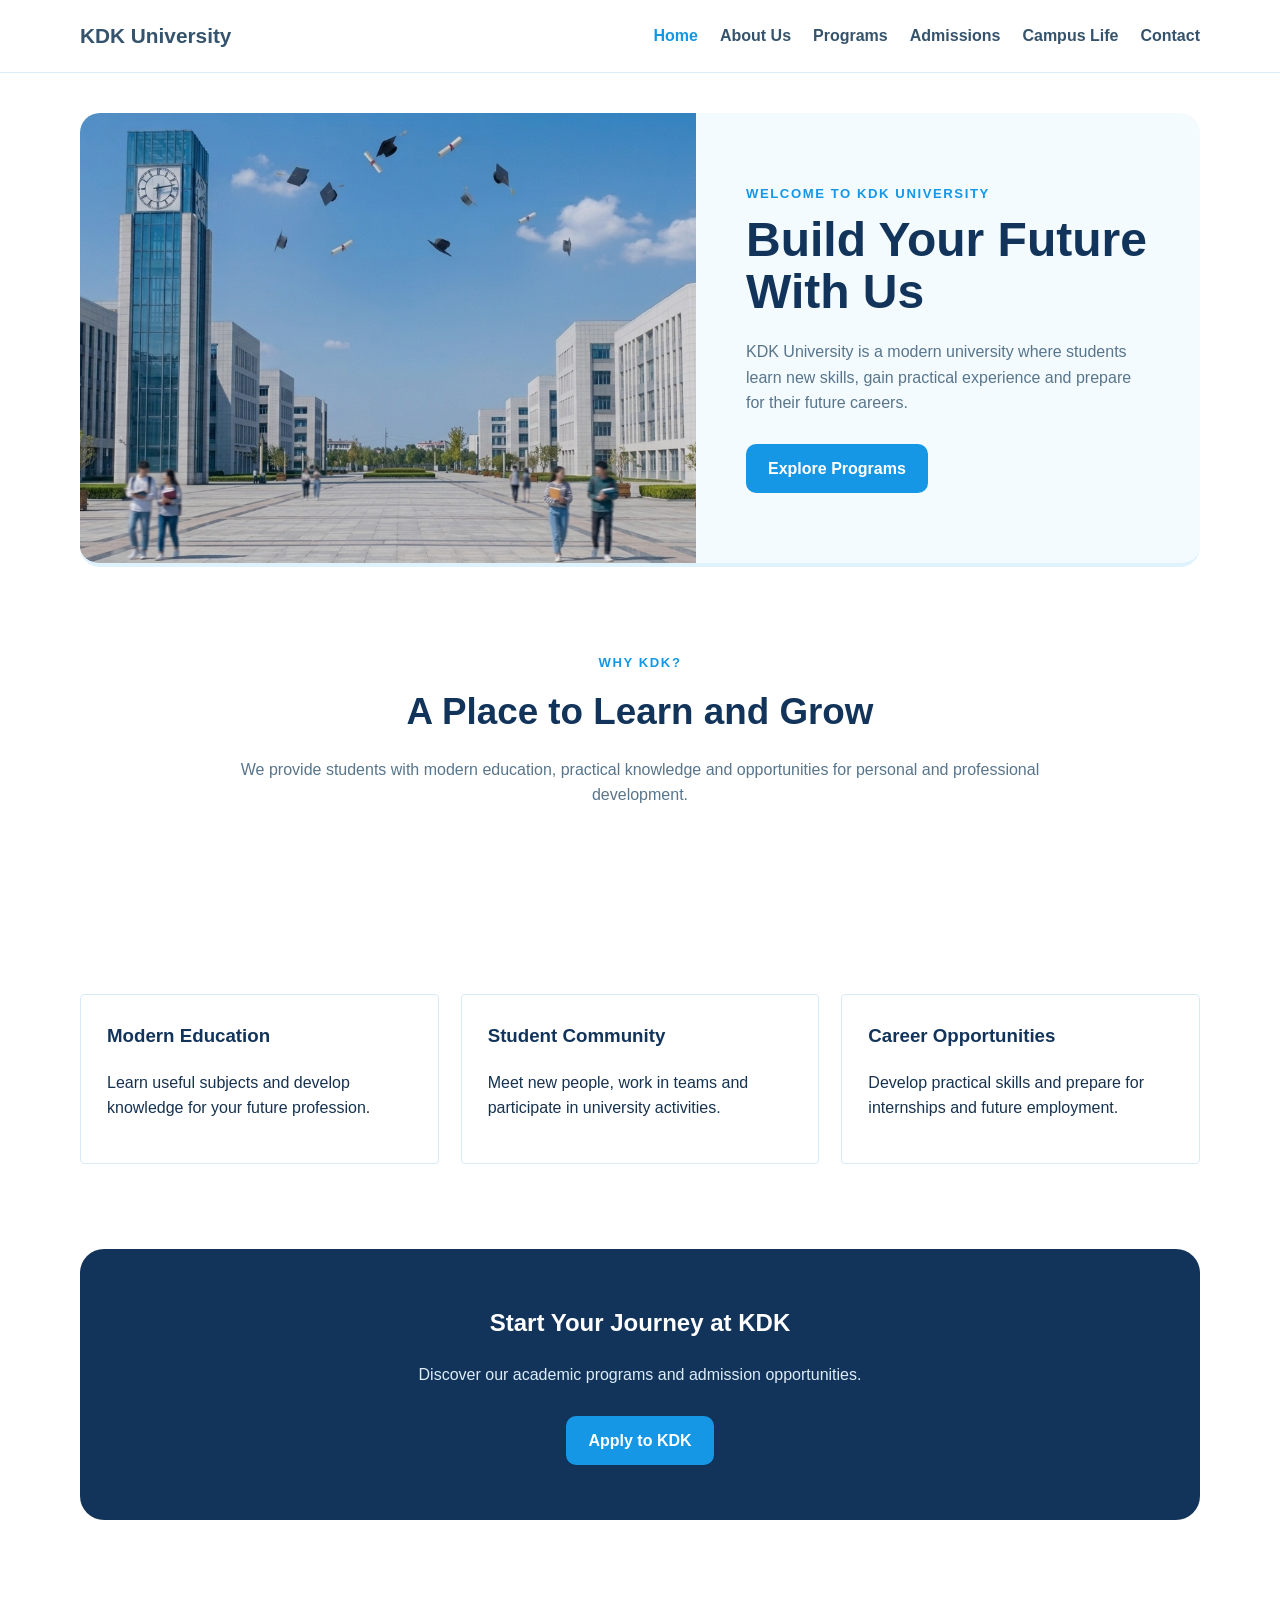
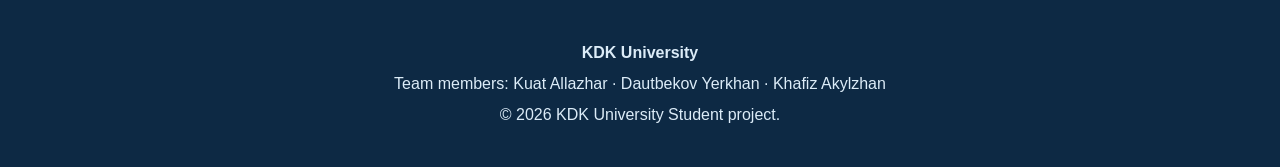
<file: index.html>
<!DOCTYPE html>
<html lang="en">

<head>
    <meta charset="UTF-8">
    <meta name="viewport" content="width=device-width, initial-scale=1.0">

    <title>KDK University | Home</title>

    <!-- Created by: Allazhar | KDK University Project -->

    <link rel="stylesheet" href="css/style.css">
    <link rel="stylesheet" href="css/allazhar.css">
</head>

<body>

    <!-- Navigation -->
    <header class="site-header">

        <div class="navbar">

            <a class="brand" href="index.html">
                KDK University
            </a>

            <nav>
                <a class="active" href="index.html">Home</a>
                <a href="about.html">About Us</a>
                <a href="programs.html">Programs</a>
                <a href="admissions.html">Admissions</a>
                <a href="campus-life.html">Campus Life</a>
                <a href="contact.html">Contact</a>
            </nav>

        </div>

    </header>


    <main>

        <!-- Hero Section -->
        <section id="home-hero" class="home-hero">

            <div class="home-hero-image">

                <img
                    src="images/kdk-campus-wide.png"
                    alt="KDK University campus">

            </div>


            <div class="home-hero-content">

                <p class="eyebrow">
                    WELCOME TO KDK UNIVERSITY
                </p>

                <h1>
                    Build Your Future With Us
                </h1>

                <p class="home-description">
                    KDK University is a modern university where students
                    learn new skills, gain practical experience and prepare
                    for their future careers.
                </p>

                <div>
                    <a class="button" href="programs.html">
                        Explore Programs
                    </a>
                </div>

            </div>

        </section>


        <!-- Introduction -->
        <section class="section home-intro">

            <p class="eyebrow">
                WHY KDK?
            </p>

            <h2>
                A Place to Learn and Grow
            </h2>

            <p class="home-description">
                We provide students with modern education,
                practical knowledge and opportunities for personal
                and professional development.
            </p>

        </section>


        <!-- Features -->
        <section class="section">

            <div class="feature-grid">

                <article class="feature-card no-hover">

                    <h3>Modern Education</h3>

                    <p>
                        Learn useful subjects and develop knowledge
                        for your future profession.
                    </p>

                </article>


                <article class="feature-card no-hover">

                    <h3>Student Community</h3>

                    <p>
                        Meet new people, work in teams and participate
                        in university activities.
                    </p>

                </article>


                <article class="feature-card no-hover">

                    <h3>Career Opportunities</h3>

                    <p>
                        Develop practical skills and prepare for
                        internships and future employment.
                    </p>

                </article>

            </div>

        </section>


        <!-- Call to Action -->
        <section class="cta">

            <h2>
                Start Your Journey at KDK
            </h2>

            <p>
                Discover our academic programs and admission opportunities.
            </p>

            <a class="button" href="admissions.html">
                Apply to KDK
            </a>

        </section>

    </main>


    <!-- Footer -->
    <footer>

        <p>
            <strong>KDK University</strong>
        </p>

        <p>
            Team members: Kuat Allazhar · Dautbekov Yerkhan · Khafiz Akylzhan
        </p>

        <p>
            &copy; 2026 KDK University Student project.
        </p>

    </footer>

</body>

</html>
</file>
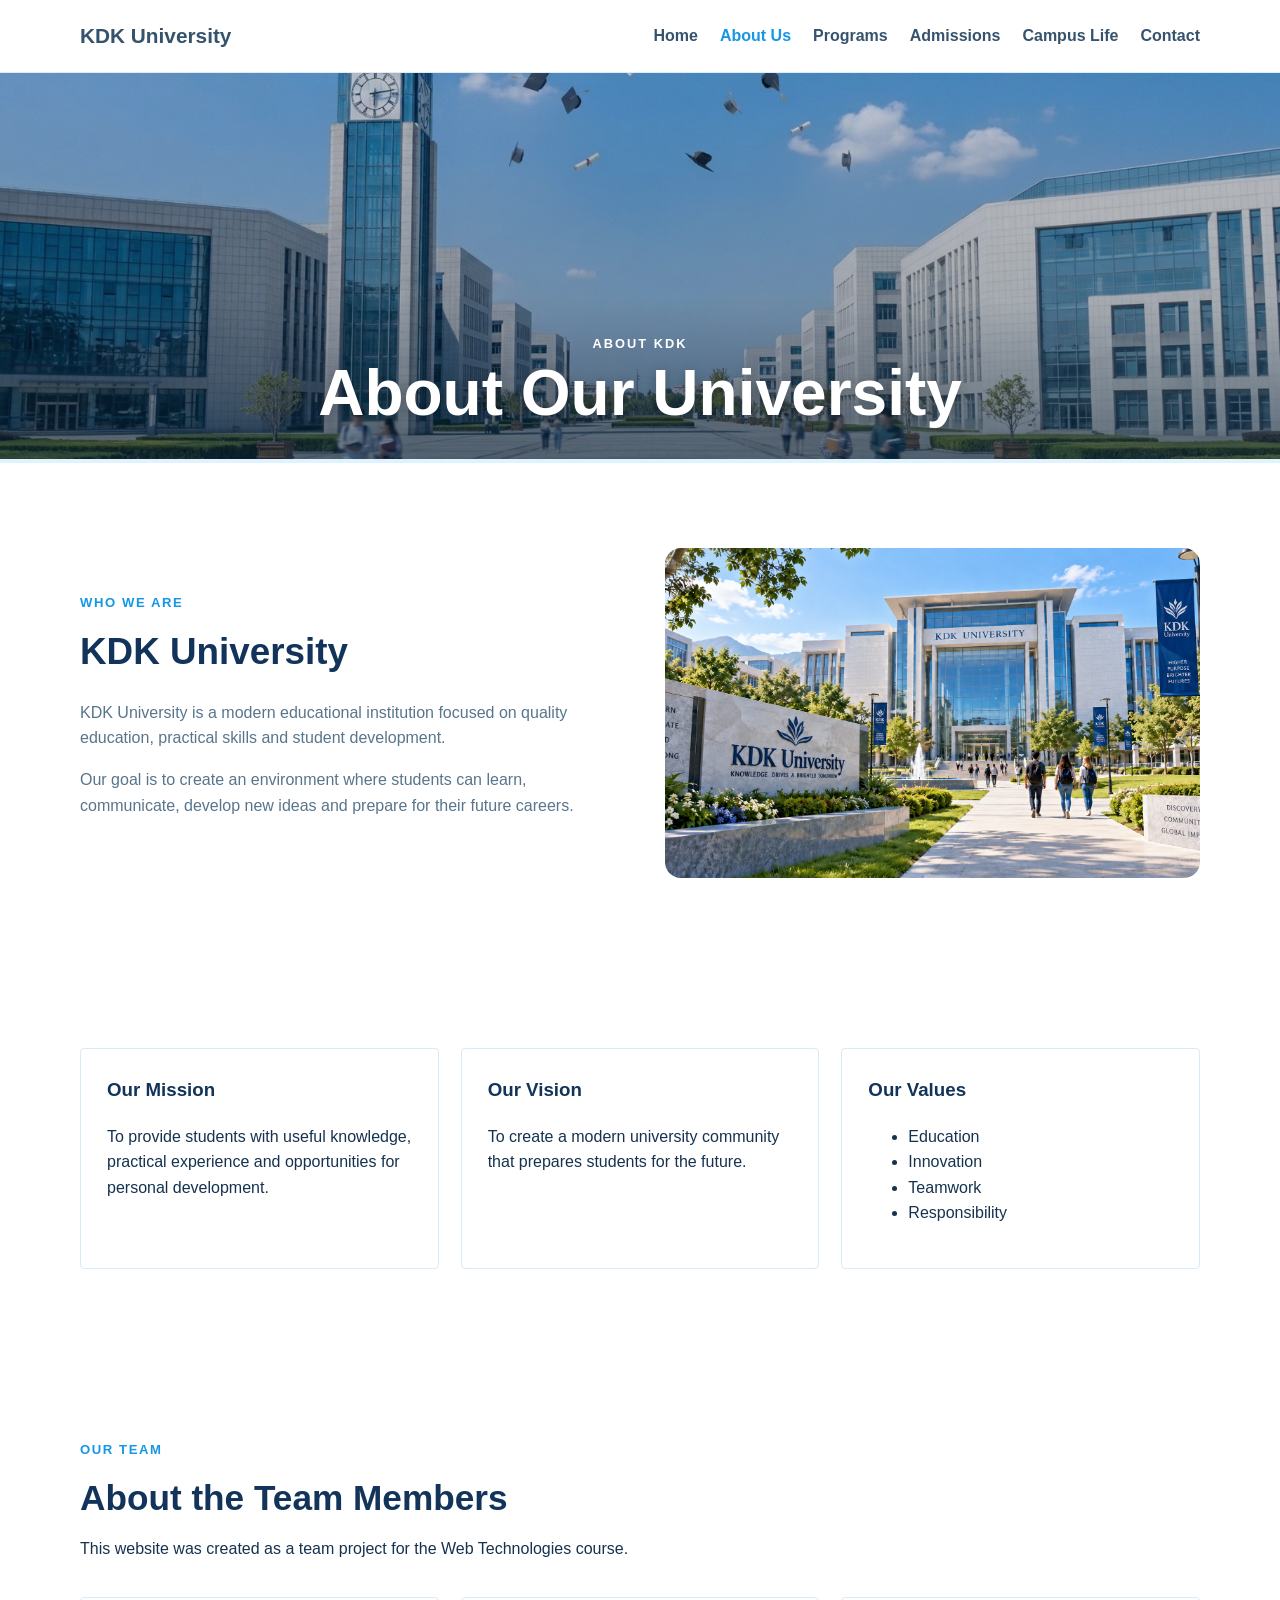
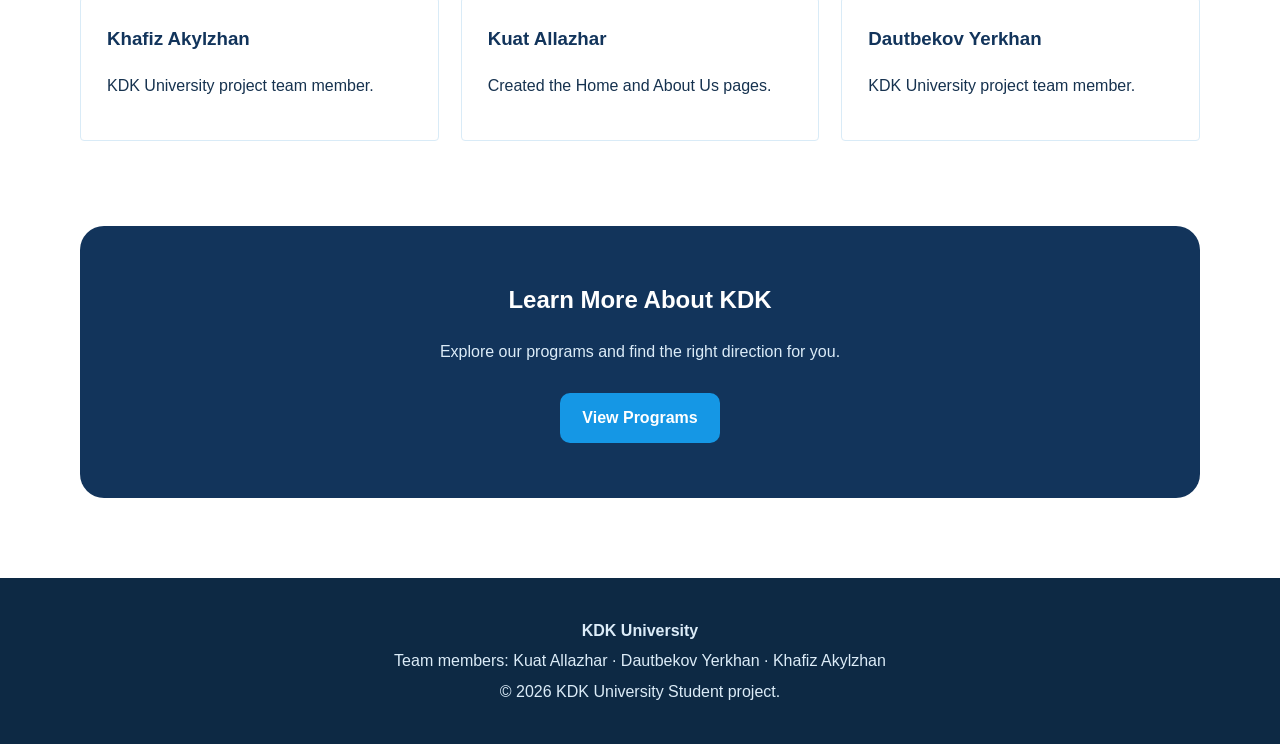
<file: about.html>
<!DOCTYPE html>
<html lang="en">

<head>
    <meta charset="UTF-8">
    <meta name="viewport" content="width=device-width, initial-scale=1.0">

    <title>KDK University | About Us</title>

    <!-- Created by: Allazhar | KDK University Project -->

    <link rel="stylesheet" href="css/style.css">
    <link rel="stylesheet" href="css/allazhar.css">
</head>

<body>

    <!-- Navigation -->
    <header class="site-header">

        <div class="navbar">

            <a class="brand" href="index.html">
                KDK University
            </a>

            <nav>
                <a href="index.html">Home</a>
                <a class="active" href="about.html">About Us</a>
                <a href="programs.html">Programs</a>
                <a href="admissions.html">Admissions</a>
                <a href="campus-life.html">Campus Life</a>
                <a href="contact.html">Contact</a>
            </nav>

        </div>

    </header>


    <main>

        <!-- About Banner -->
        <section id="about-hero" class="page-banner">

            <img
                class="banner-image"
                src="images/kdk-campus-wide.png"
                alt="KDK University campus">

            <div class="banner-shade"></div>

            <div class="banner-title">

                <p>
                    ABOUT KDK
                </p>

                <h1>
                    About Our University
                </h1>

            </div>

        </section>


        <!-- About University -->
        <section class="section about-main">

            <div class="about-main-text">

                <p class="eyebrow">
                    WHO WE ARE
                </p>

                <h2>
                    KDK University
                </h2>

                <p class="about-description">
                    KDK University is a modern educational institution
                    focused on quality education, practical skills
                    and student development.
                </p>

                <p class="about-description">
                    Our goal is to create an environment where students
                    can learn, communicate, develop new ideas and prepare
                    for their future careers.
                </p>

            </div>


            <img
                class="about-image"
                src="images/kdk-campus.png"
                alt="View of KDK University campus">

        </section>


        <!-- Mission, Vision and Values -->
        <section class="section">

            <div class="feature-grid">

                <article class="feature-card no-hover">

                    <h3>
                        Our Mission
                    </h3>

                    <p>
                        To provide students with useful knowledge,
                        practical experience and opportunities
                        for personal development.
                    </p>

                </article>


                <article class="feature-card no-hover">

                    <h3>
                        Our Vision
                    </h3>

                    <p>
                        To create a modern university community
                        that prepares students for the future.
                    </p>

                </article>


                <article class="feature-card no-hover">

                    <h3>
                        Our Values
                    </h3>

                    <ul>
                        <li>Education</li>
                        <li>Innovation</li>
                        <li>Teamwork</li>
                        <li>Responsibility</li>
                    </ul>

                </article>

            </div>

        </section>


        <!-- Team Members -->
        <section class="section">

            <div class="section-heading">

                <p class="eyebrow">
                    OUR TEAM
                </p>

                <h2>
                    About the Team Members
                </h2>

                <p>
                    This website was created as a team project
                    for the Web Technologies course.
                </p>

            </div>


            <div class="feature-grid">

                <article class="feature-card no-hover">

                    <h3>
                        Khafiz Akylzhan
                    </h3>

                    <p>
                        KDK University project team member.
                    </p>

                </article>


                <article class="feature-card no-hover">

                    <h3>
                        Kuat Allazhar
                    </h3>

                    <p>
                        Created the Home and About Us pages.
                    </p>

                </article>


                <article class="feature-card no-hover">

                    <h3>
                        Dautbekov Yerkhan
                    </h3>

                    <p>
                        KDK University project team member.
                    </p>

                </article>

            </div>

        </section>


        <!-- Call to Action -->
        <section class="cta">

            <h2>
                Learn More About KDK
            </h2>

            <p>
                Explore our programs and find the right direction for you.
            </p>

            <a class="button" href="programs.html">
                View Programs
            </a>

        </section>

    </main>


    <!-- Footer -->
    <footer>

        <p>
            <strong>KDK University</strong>
        </p>

        <p>
            Team members: Kuat Allazhar · Dautbekov Yerkhan · Khafiz Akylzhan
        </p>

        <p>
            &copy; 2026 KDK University Student project.
        </p>

    </footer>

</body>

</html>
</file>
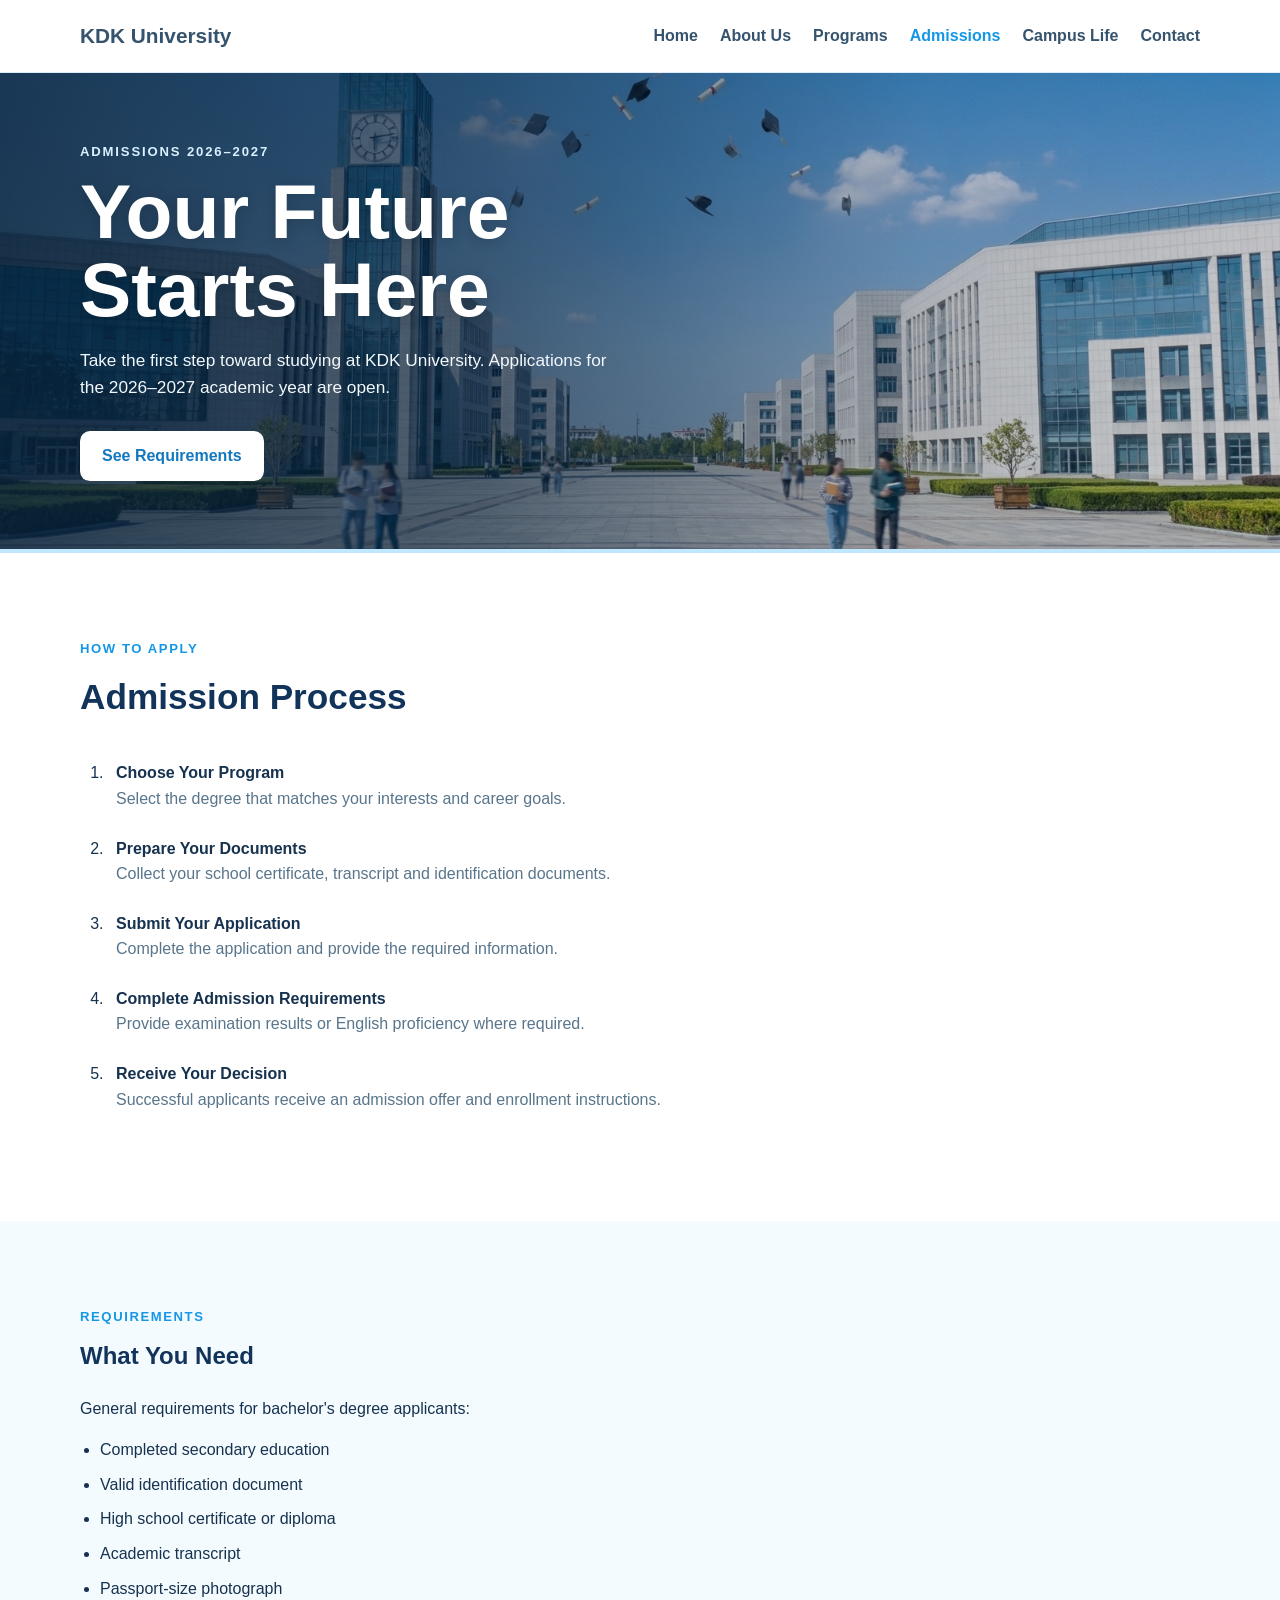
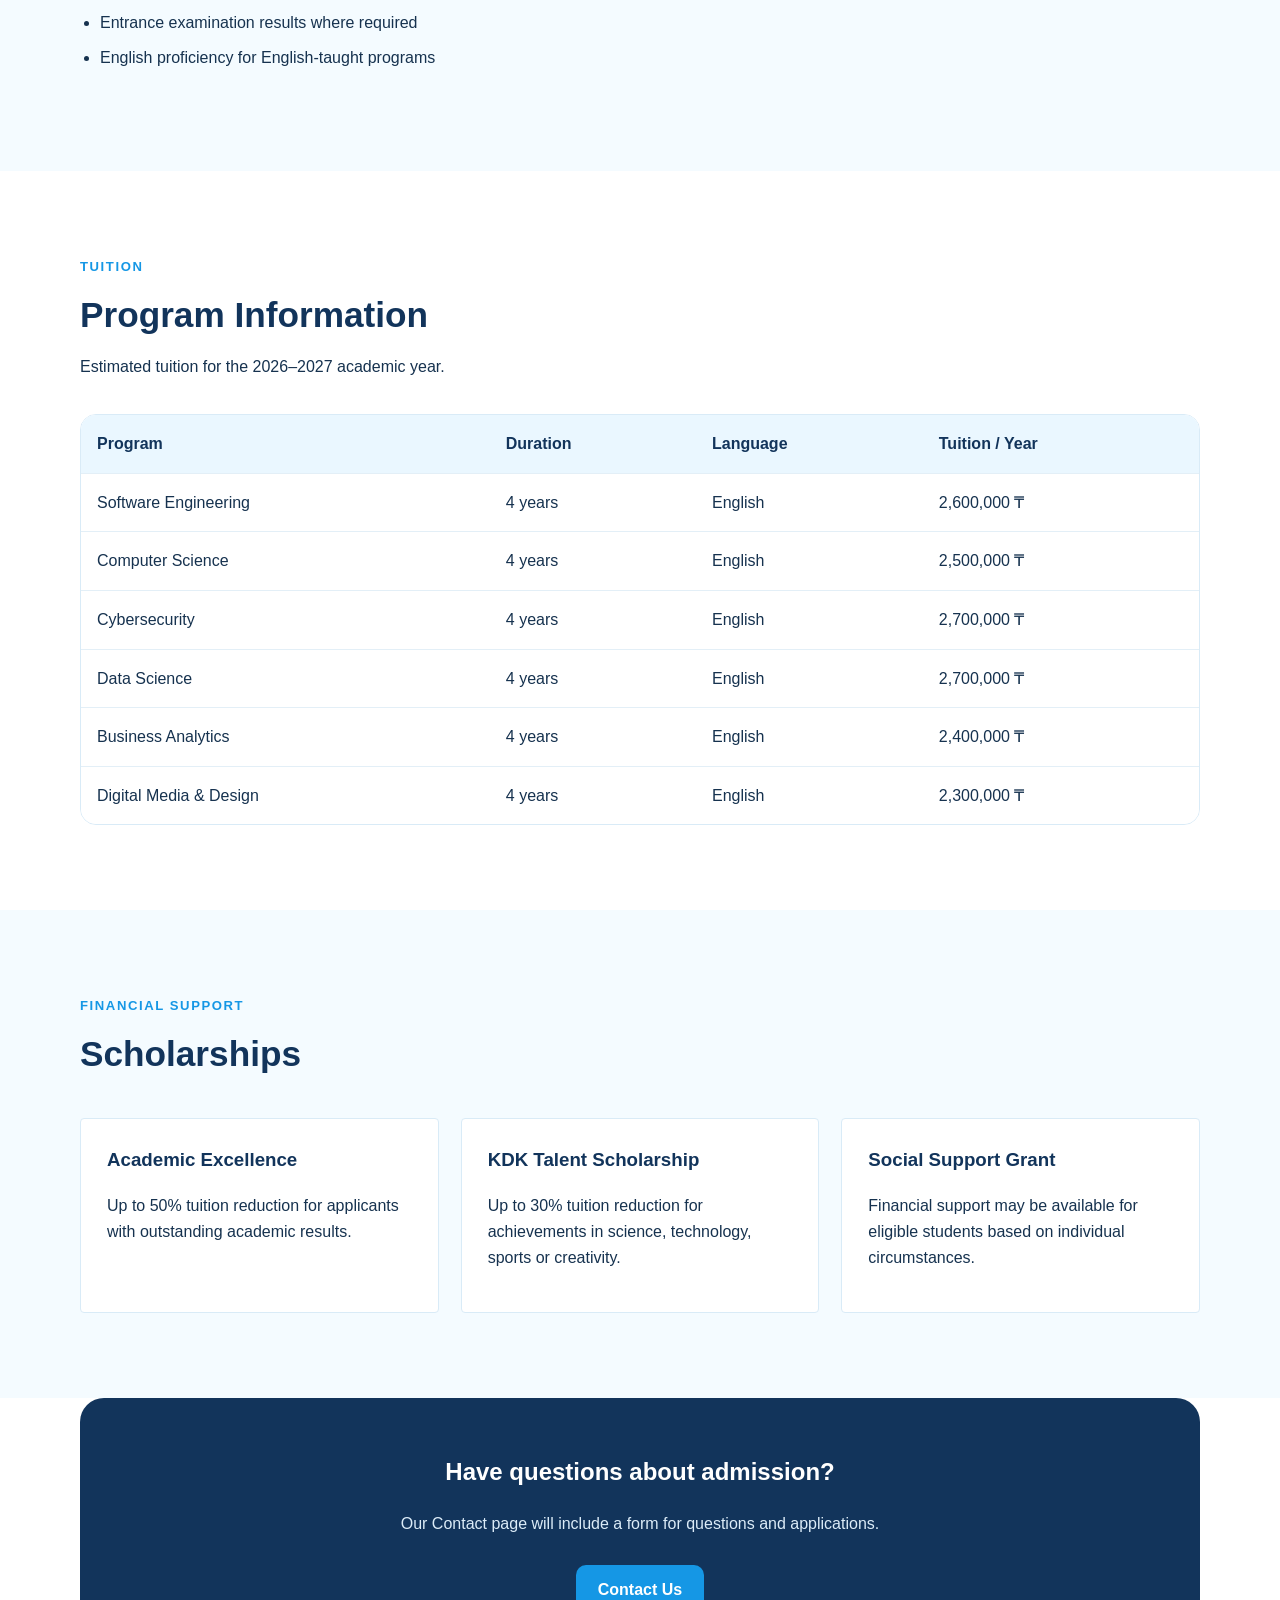
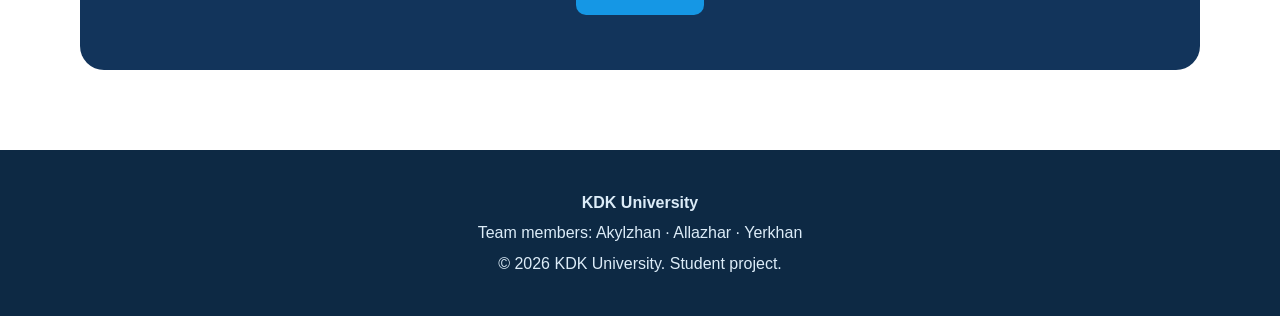
<file: admissions.html>
<!DOCTYPE html>
<html lang="en">
<head>
    <meta charset="UTF-8">
    <meta name="viewport" content="width=device-width, initial-scale=1.0">
    <title>KDK University | Admissions</title>

    <link rel="stylesheet" href="css/style.css">
</head>

<body>

    <header class="site-header">
        <div class="navbar">
            <a class="brand" href="index.html">KDK University</a>

            <nav>
                <a href="index.html">Home</a>
                <a href="about.html">About Us</a>
                <a href="programs.html">Programs</a>
                <a class="active" href="admissions.html">Admissions</a>
                <a href="campus-life.html">Campus Life</a>
                <a href="contact.html">Contact</a>
            </nav>
        </div>
    </header>

    <main>
        <section id="admissions-hero" class="page-banner admissions-banner">
            <img
                class="banner-image"
                src="images/kdk-campus-wide.png"
                alt="KDK University campus during a graduation celebration">

            <div class="banner-shade admissions-shade"></div>

            <div class="admissions-hero-content">
                <p class="hero-eyebrow">ADMISSIONS 2026–2027</p>
                <h1>Your Future Starts Here</h1>
                <p>
                    Take the first step toward studying at KDK University.
                    Applications for the 2026–2027 academic year are open.
                </p>
                <a class="button button-light" href="#requirements">See Requirements</a>
            </div>
        </section>

        <section class="section">
            <div class="section-heading">
                <p class="eyebrow">HOW TO APPLY</p>
                <h2>Admission Process</h2>
            </div>

            <ol class="steps">
                <li>
                    <strong>Choose Your Program</strong>
                    <span>Select the degree that matches your interests and career goals.</span>
                </li>
                <li>
                    <strong>Prepare Your Documents</strong>
                    <span>Collect your school certificate, transcript and identification documents.</span>
                </li>
                <li>
                    <strong>Submit Your Application</strong>
                    <span>Complete the application and provide the required information.</span>
                </li>
                <li>
                    <strong>Complete Admission Requirements</strong>
                    <span>Provide examination results or English proficiency where required.</span>
                </li>
                <li>
                    <strong>Receive Your Decision</strong>
                    <span>Successful applicants receive an admission offer and enrollment instructions.</span>
                </li>
            </ol>
        </section>

        <section id="requirements" class="section soft-section">
            <div>
                <p class="eyebrow">REQUIREMENTS</p>
                <h2>What You Need</h2>
                <p>
                    General requirements for bachelor's degree applicants:
                </p>

                <ul class="check-list">
                    <li>Completed secondary education</li>
                    <li>Valid identification document</li>
                    <li>High school certificate or diploma</li>
                    <li>Academic transcript</li>
                    <li>Passport-size photograph</li>
                    <li>Entrance examination results where required</li>
                    <li>English proficiency for English-taught programs</li>
                </ul>
            </div>
        </section>

        <section class="section">
            <div class="section-heading">
                <p class="eyebrow">TUITION</p>
                <h2>Program Information</h2>
                <p>Estimated tuition for the 2026–2027 academic year.</p>
            </div>

            <div class="table-wrapper">
                <table>
                    <thead>
                        <tr>
                            <th>Program</th>
                            <th>Duration</th>
                            <th>Language</th>
                            <th>Tuition / Year</th>
                        </tr>
                    </thead>
                    <tbody>
                        <tr>
                            <td>Software Engineering</td>
                            <td>4 years</td>
                            <td>English</td>
                            <td>2,600,000 ₸</td>
                        </tr>
                        <tr>
                            <td>Computer Science</td>
                            <td>4 years</td>
                            <td>English</td>
                            <td>2,500,000 ₸</td>
                        </tr>
                        <tr>
                            <td>Cybersecurity</td>
                            <td>4 years</td>
                            <td>English</td>
                            <td>2,700,000 ₸</td>
                        </tr>
                        <tr>
                            <td>Data Science</td>
                            <td>4 years</td>
                            <td>English</td>
                            <td>2,700,000 ₸</td>
                        </tr>
                        <tr>
                            <td>Business Analytics</td>
                            <td>4 years</td>
                            <td>English</td>
                            <td>2,400,000 ₸</td>
                        </tr>
                        <tr>
                            <td>Digital Media & Design</td>
                            <td>4 years</td>
                            <td>English</td>
                            <td>2,300,000 ₸</td>
                        </tr>
                    </tbody>
                </table>
            </div>
        </section>

        <section class="section soft-section">
            <div class="section-heading">
                <p class="eyebrow">FINANCIAL SUPPORT</p>
                <h2>Scholarships</h2>
            </div>

            <div class="feature-grid">
                <article class="feature-card no-hover">
                    <h3>Academic Excellence</h3>
                    <p>Up to 50% tuition reduction for applicants with outstanding academic results.</p>
                </article>

                <article class="feature-card no-hover">
                    <h3>KDK Talent Scholarship</h3>
                    <p>Up to 30% tuition reduction for achievements in science, technology, sports or creativity.</p>
                </article>

                <article class="feature-card no-hover">
                    <h3>Social Support Grant</h3>
                    <p>Financial support may be available for eligible students based on individual circumstances.</p>
                </article>
            </div>
        </section>

        <section class="cta">
            <h2>Have questions about admission?</h2>
            <p>Our Contact page will include a form for questions and applications.</p>
            <a class="button" href="contact.html">Contact Us</a>
        </section>
    </main>

    <footer>
        <p><strong>KDK University</strong></p>
        <p>Team members: Akylzhan · Allazhar · Yerkhan</p>
        <p>&copy; 2026 KDK University. Student project.</p>
    </footer>

</body>
</html>
</file>
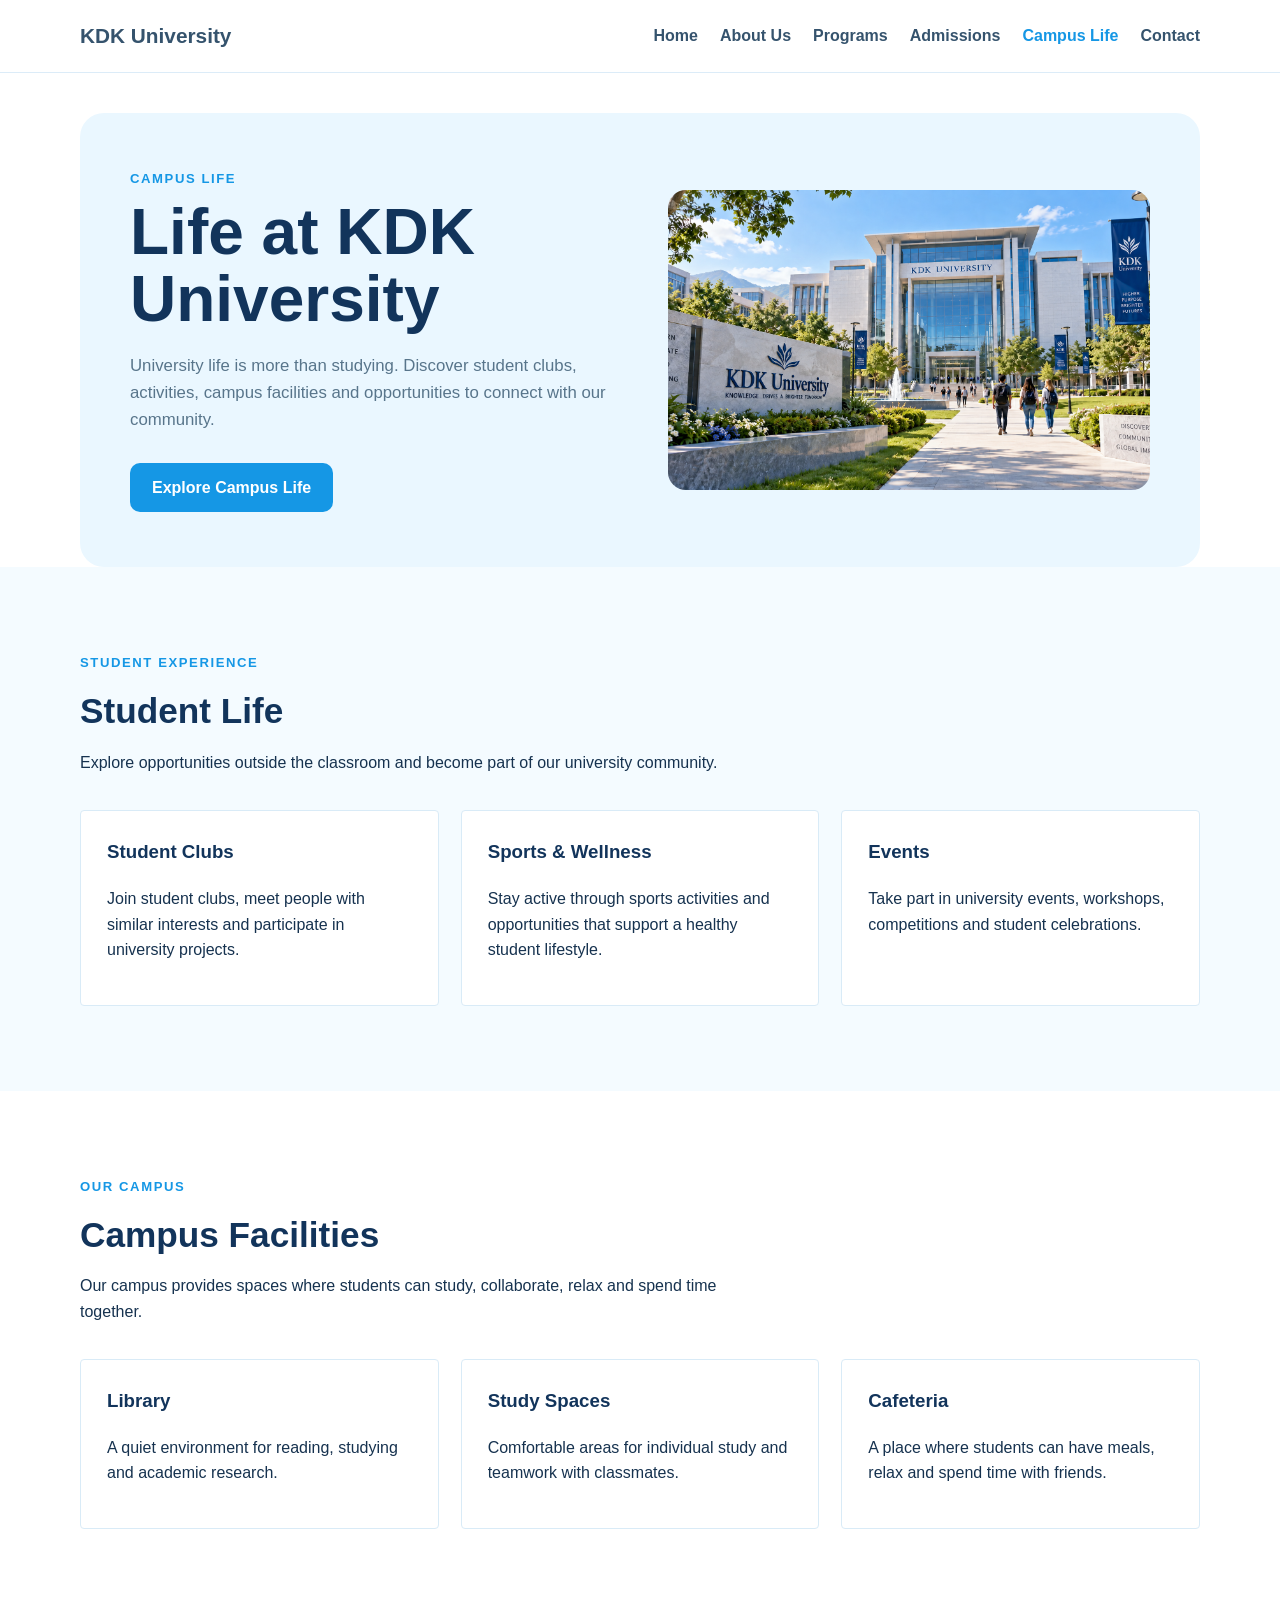
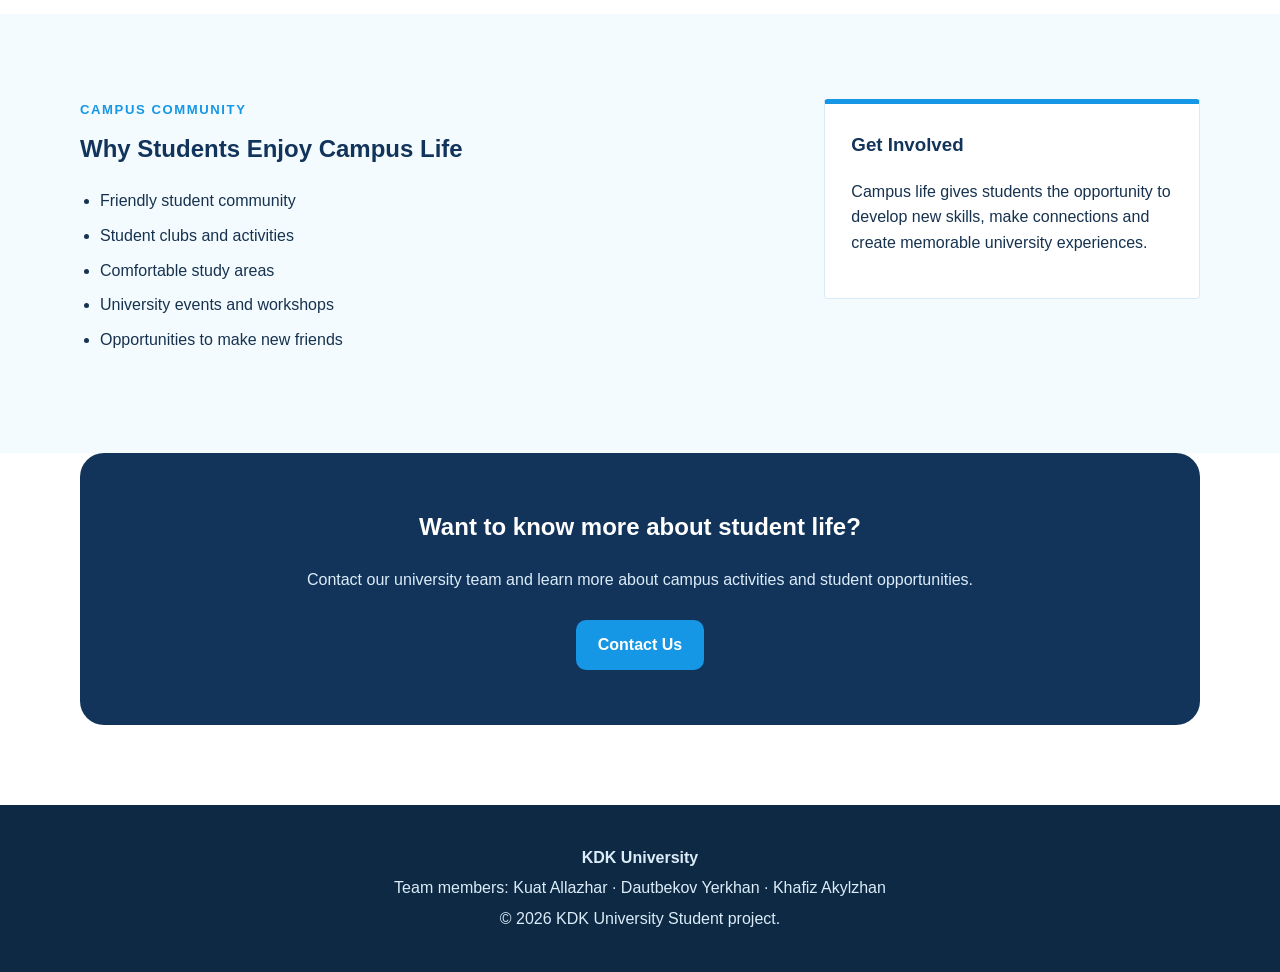
<file: campus-life.html>
<!DOCTYPE html>
<html lang="en">

<head>
    <meta charset="UTF-8">
    <meta name="viewport" content="width=device-width, initial-scale=1.0">

    <!-- KDK University Student Project -->
    <title>Campus Life - KDK University</title>

    <link rel="stylesheet" href="css/style.css">
</head>

<body>

    <!-- Navigation -->
    <header class="site-header">
        <div class="navbar">

            <a href="index.html" class="brand">KDK University</a>

            <nav>
                <a href="index.html">Home</a>
                <a href="about.html">About Us</a>
                <a href="programs.html">Programs</a>
                <a href="admissions.html">Admissions</a>
                <a href="campus-life.html" class="active">Campus Life</a>
                <a href="contact.html">Contact</a>
            </nav>

        </div>
    </header>

    <main>

  <!-- Campus Life Hero -->
<section class="campus-hero">

    <div class="campus-hero-text">

        <p class="eyebrow">CAMPUS LIFE</p>

        <h1>Life at KDK University</h1>

        <p>
            University life is more than studying.
            Discover student clubs, activities, campus facilities
            and opportunities to connect with our community.
        </p>

        <a href="#student-life" class="button">Explore Campus Life</a>

    </div>

    <div class="campus-hero-image">
        <img src="images/campus-life.png"
             alt="Students at KDK University campus">
    </div>

</section>

        <!-- Student Life -->
        <section class="section soft-section" id="student-life">

            <div class="section-heading">
                <p class="eyebrow">STUDENT EXPERIENCE</p>
                <h2>Student Life</h2>

                <p>
                    Explore opportunities outside the classroom
                    and become part of our university community.
                </p>
            </div>

            <div class="feature-grid">

                <div class="feature-card">
                    <h3>Student Clubs</h3>
                    <p>
                        Join student clubs, meet people with similar interests
                        and participate in university projects.
                    </p>
                </div>

                <div class="feature-card">
                    <h3>Sports & Wellness</h3>
                    <p>
                        Stay active through sports activities and opportunities
                        that support a healthy student lifestyle.
                    </p>
                </div>

                <div class="feature-card">
                    <h3>Events</h3>
                    <p>
                        Take part in university events, workshops,
                        competitions and student celebrations.
                    </p>
                </div>

            </div>

        </section>

        <!-- Campus Facilities -->
        <section class="section">

            <div class="section-heading">
                <p class="eyebrow">OUR CAMPUS</p>
                <h2>Campus Facilities</h2>

                <p>
                    Our campus provides spaces where students can study,
                    collaborate, relax and spend time together.
                </p>
            </div>

            <div class="feature-grid">

                <div class="feature-card">
                    <h3>Library</h3>
                    <p>
                        A quiet environment for reading,
                        studying and academic research.
                    </p>
                </div>

                <div class="feature-card">
                    <h3>Study Spaces</h3>
                    <p>
                        Comfortable areas for individual study
                        and teamwork with classmates.
                    </p>
                </div>

                <div class="feature-card">
                    <h3>Cafeteria</h3>
                    <p>
                        A place where students can have meals,
                        relax and spend time with friends.
                    </p>
                </div>

            </div>

        </section>

        <!-- Why students enjoy campus -->
        <section class="section soft-section">

            <div class="two-column">

                <div>
                    <p class="eyebrow">CAMPUS COMMUNITY</p>
                    <h2>Why Students Enjoy Campus Life</h2>

                    <ul class="check-list">
                        <li>Friendly student community</li>
                        <li>Student clubs and activities</li>
                        <li>Comfortable study areas</li>
                        <li>University events and workshops</li>
                        <li>Opportunities to make new friends</li>
                    </ul>
                </div>

                <div class="info-box">
                    <h3>Get Involved</h3>

                    <p>
                        Campus life gives students the opportunity
                        to develop new skills, make connections
                        and create memorable university experiences.
                    </p>
                </div>

            </div>

        </section>

        <!-- Contact CTA -->
        <section class="cta">

            <h2>Want to know more about student life?</h2>

            <p>
                Contact our university team and learn more about
                campus activities and student opportunities.
            </p>

            <a href="contact.html" class="button">Contact Us</a>

        </section>

    </main>

    <!-- Footer -->
    <footer>

        <p><strong>KDK University</strong></p>

        <p>
            Team members: Kuat Allazhar · Dautbekov Yerkhan · Khafiz Akylzhan
        </p>

        <p>
           &copy; 2026 KDK University Student project.
        </p>

    </footer>

</body>
</html>
</file>
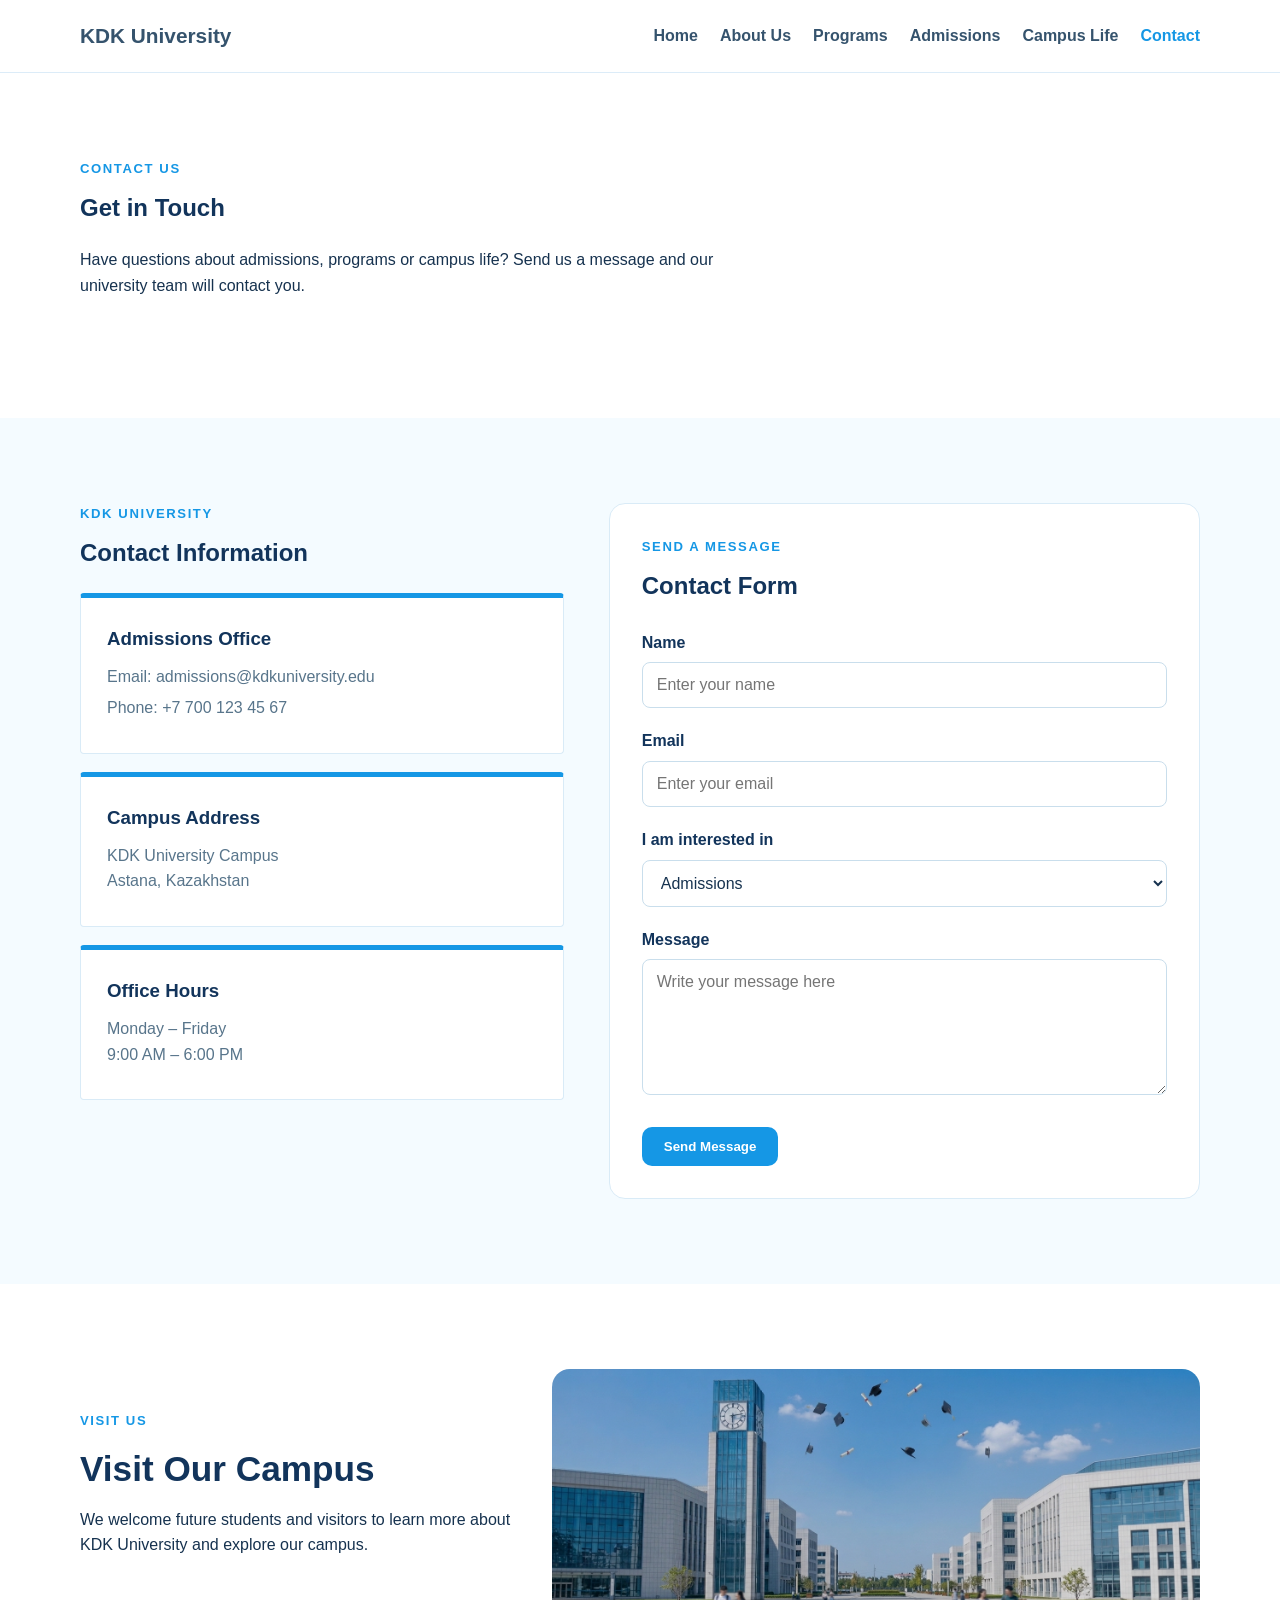
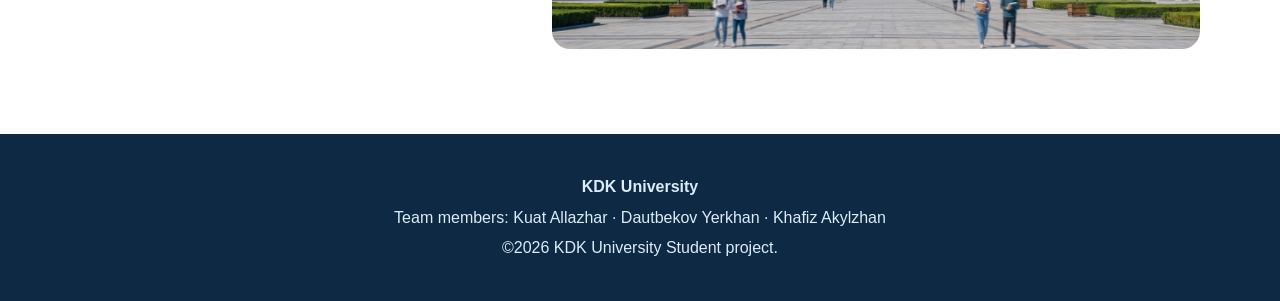
<file: contact.html>
<!DOCTYPE html>
<html lang="en">

<head>
    <meta charset="UTF-8">
    <meta name="viewport" content="width=device-width, initial-scale=1.0">

    <!-- KDK University Student Project -->
    <title>Contact - KDK University</title>

    <link rel="stylesheet" href="css/style.css">
</head>

<body>

    <!-- Navigation -->
    <header class="site-header">
        <div class="navbar">

            <a href="index.html" class="brand">KDK University</a>

            <nav>
                <a href="index.html">Home</a>
                <a href="about.html">About Us</a>
                <a href="programs.html">Programs</a>
                <a href="admissions.html">Admissions</a>
                <a href="campus-life.html">Campus Life</a>
                <a href="contact.html" class="active">Contact</a>
            </nav>

        </div>
    </header>


    <main>

        <!-- Contact Hero -->
        <section class="section">

            <div class="section-heading">
                <p class="eyebrow">CONTACT US</p>
                <h1>Get in Touch</h1>

                <p>
                    Have questions about admissions, programs or campus life?
                    Send us a message and our university team will contact you.
                </p>
            </div>

        </section>


        <!-- Contact Section -->
        <section class="section soft-section">

            <div class="contact-grid">

                <!-- Contact Information -->
                <div class="contact-info">

                    <p class="eyebrow">KDK UNIVERSITY</p>
                    <h2>Contact Information</h2>

                    <div class="info-box">
                        <h3>Admissions Office</h3>
                        <p>Email: admissions@kdkuniversity.edu</p>
                        <p>Phone: +7 700 123 45 67</p>
                    </div>

                    <div class="info-box">
                        <h3>Campus Address</h3>
                        <p>
                            KDK University Campus<br>
                            Astana, Kazakhstan
                        </p>
                    </div>

                    <div class="info-box">
                        <h3>Office Hours</h3>
                        <p>
                            Monday – Friday<br>
                            9:00 AM – 6:00 PM
                        </p>
                    </div>

                </div>


                <!-- Contact Form -->
                <div class="contact-form-box">

                    <p class="eyebrow">SEND A MESSAGE</p>
                    <h2>Contact Form</h2>

                    <form id="contact-form">

                        <label for="name">Name</label>
                        <input
                            type="text"
                            id="name"
                            name="name"
                            placeholder="Enter your name"
                            required
                        >

                        <label for="email">Email</label>
                        <input
                            type="email"
                            id="email"
                            name="email"
                            placeholder="Enter your email"
                            required
                        >

                        <label for="interest">I am interested in</label>
                        <select id="interest" name="interest">
                            <option value="admissions">Admissions</option>
                            <option value="programs">Programs</option>
                            <option value="campus-life">Campus Life</option>
                            <option value="other">Other</option>
                        </select>

                        <label for="message">Message</label>
                        <textarea
                            id="message"
                            name="message"
                            rows="6"
                            placeholder="Write your message here"
                            required
                        ></textarea>

                        <button type="submit" class="button">
                            Send Message
                        </button>

                    </form>

                </div>

            </div>

        </section>


    <!-- Visit Campus -->
<section class="section">

    <div class="visit-campus">

        <div class="section-heading">
            <p class="eyebrow">VISIT US</p>
            <h2>Visit Our Campus</h2>

            <p>
                We welcome future students and visitors to learn more
                about KDK University and explore our campus.
            </p>
        </div>

        <img
            src="images/kdk-campus-wide.png"
            alt="KDK University campus"
            class="visit-campus-image"
        >

    </div>

</section>

    </main>


    <!-- Footer -->
    <footer>

        <p><strong>KDK University</strong></p>

        <p>
            Team members: Kuat Allazhar · Dautbekov Yerkhan · Khafiz Akylzhan
        </p>

        <p>
           &copy;2026 KDK University Student project.
        </p>

    </footer>

</body>

</html>
</file>
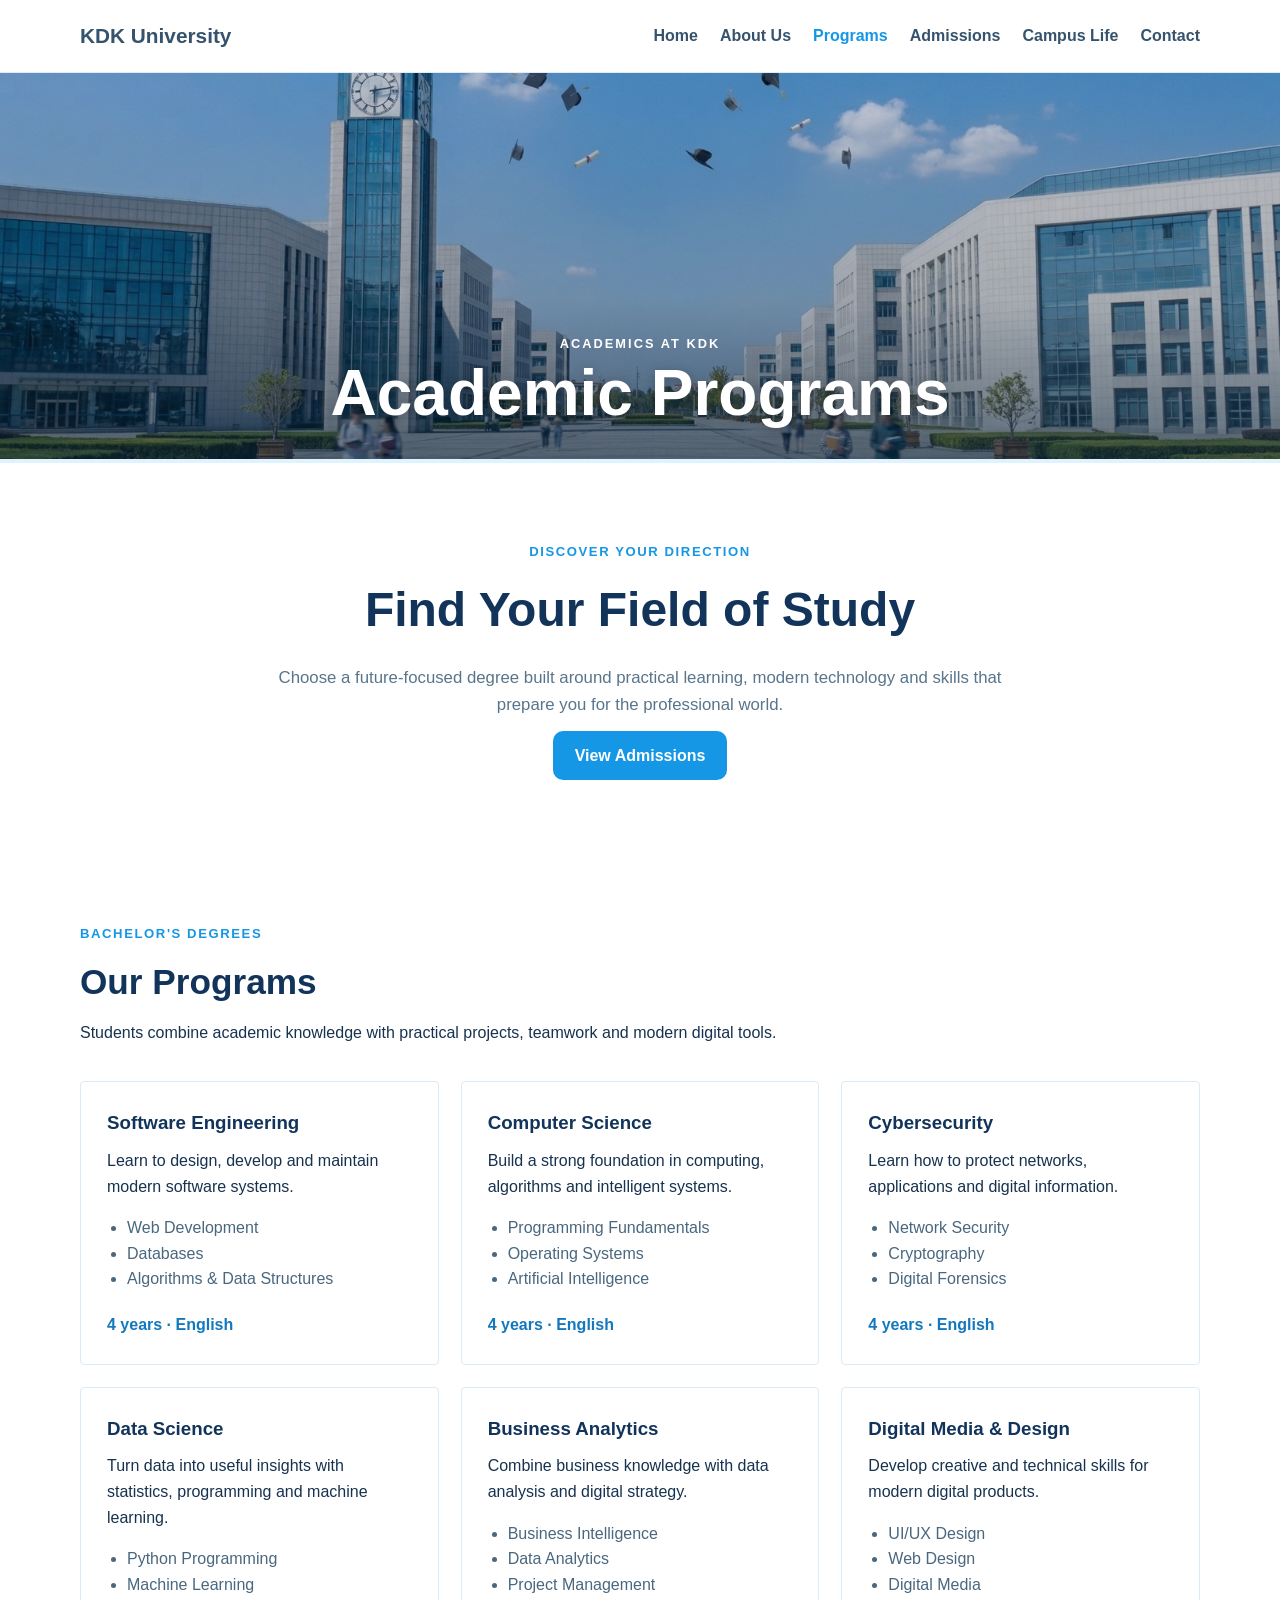
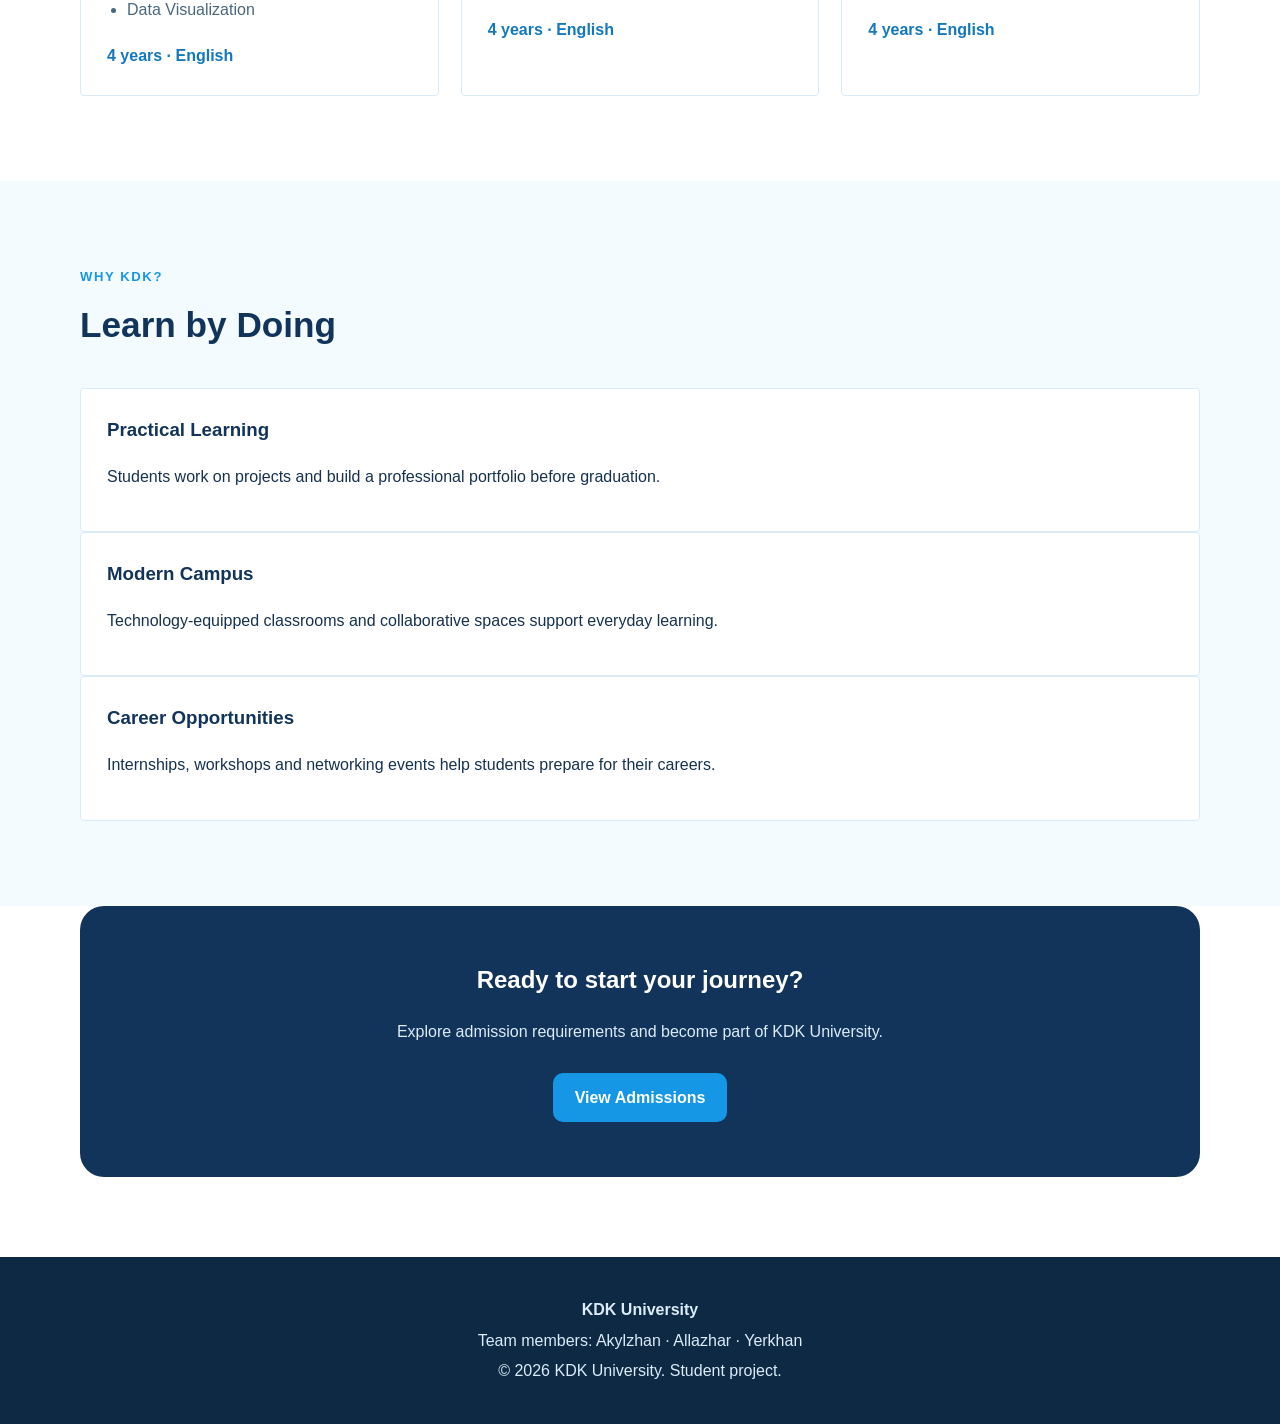
<file: programs.html>
<!DOCTYPE html>
<html lang="en">
<head>
    <meta charset="UTF-8">
    <meta name="viewport" content="width=device-width, initial-scale=1.0">
    <title>KDK University | Programs</title>

    <link rel="stylesheet" href="css/style.css">
</head>

<body>

    <header class="site-header">
        <div class="navbar">
            <a class="brand" href="index.html">KDK University</a>

            <nav>
                <a href="index.html">Home</a>
                <a href="about.html">About Us</a>
                <a class="active" href="programs.html">Programs</a>
                <a href="admissions.html">Admissions</a>
                <a href="campus-life.html">Campus Life</a>
                <a href="contact.html">Contact</a>
            </nav>
        </div>
    </header>

    <main>
        <section id="programs-hero" class="page-banner programs-banner">
            <img
                class="banner-image"
                src="images/kdk-campus-wide.png"
                alt="Wide view of the KDK University campus">

            <div class="banner-shade"></div>

            <div class="banner-title">
                <p>ACADEMICS AT KDK</p>
                <h1>Academic Programs</h1>
            </div>
        </section>

        <section class="programs-intro">
            <p class="eyebrow">DISCOVER YOUR DIRECTION</p>
            <h2>Find Your Field of Study</h2>
            <p>
                Choose a future-focused degree built around practical learning,
                modern technology and skills that prepare you for the professional world.
            </p>
            <a class="button" href="admissions.html">View Admissions</a>
        </section>

        <section class="section">
            <div class="section-heading">
                <p class="eyebrow">BACHELOR'S DEGREES</p>
                <h2>Our Programs</h2>
                <p>
                    Students combine academic knowledge with practical projects,
                    teamwork and modern digital tools.
                </p>
            </div>

            <div class="program-grid">

                <article class="program-card">
                    <h3>Software Engineering</h3>
                    <p>
                        Learn to design, develop and maintain modern software systems.
                    </p>
                    <ul>
                        <li>Web Development</li>
                        <li>Databases</li>
                        <li>Algorithms & Data Structures</li>
                    </ul>
                    <p class="program-meta">4 years · English</p>
                </article>

                <article class="program-card">
                    <h3>Computer Science</h3>
                    <p>
                        Build a strong foundation in computing, algorithms and intelligent systems.
                    </p>
                    <ul>
                        <li>Programming Fundamentals</li>
                        <li>Operating Systems</li>
                        <li>Artificial Intelligence</li>
                    </ul>
                    <p class="program-meta">4 years · English</p>
                </article>

                <article class="program-card">
                    <h3>Cybersecurity</h3>
                    <p>
                        Learn how to protect networks, applications and digital information.
                    </p>
                    <ul>
                        <li>Network Security</li>
                        <li>Cryptography</li>
                        <li>Digital Forensics</li>
                    </ul>
                    <p class="program-meta">4 years · English</p>
                </article>

                <article class="program-card">
                    <h3>Data Science</h3>
                    <p>
                        Turn data into useful insights with statistics, programming and machine learning.
                    </p>
                    <ul>
                        <li>Python Programming</li>
                        <li>Machine Learning</li>
                        <li>Data Visualization</li>
                    </ul>
                    <p class="program-meta">4 years · English</p>
                </article>

                <article class="program-card">
                    <h3>Business Analytics</h3>
                    <p>
                        Combine business knowledge with data analysis and digital strategy.
                    </p>
                    <ul>
                        <li>Business Intelligence</li>
                        <li>Data Analytics</li>
                        <li>Project Management</li>
                    </ul>
                    <p class="program-meta">4 years · English</p>
                </article>

                <article class="program-card">
                    <h3>Digital Media & Design</h3>
                    <p>
                        Develop creative and technical skills for modern digital products.
                    </p>
                    <ul>
                        <li>UI/UX Design</li>
                        <li>Web Design</li>
                        <li>Digital Media</li>
                    </ul>
                    <p class="program-meta">4 years · English</p>
                </article>

            </div>
        </section>

        <section class="section soft-section">
            <div class="section-heading">
                <p class="eyebrow">WHY KDK?</p>
                <h2>Learn by Doing</h2>
            </div>

            <div class="x`ture-grid">
                <article class="feature-card">
                    <h3>Practical Learning</h3>
                    <p>Students work on projects and build a professional portfolio before graduation.</p>
                </article>

                <article class="feature-card">
                    <h3>Modern Campus</h3>
                    <p>Technology-equipped classrooms and collaborative spaces support everyday learning.</p>
                </article>

                <article class="feature-card">
                    <h3>Career Opportunities</h3>
                    <p>Internships, workshops and networking events help students prepare for their careers.</p>
                </article>
            </div>
        </section>

        <section class="cta">
            <h2>Ready to start your journey?</h2>
            <p>Explore admission requirements and become part of KDK University.</p>
            <a class="button" href="admissions.html">View Admissions</a>
        </section>
    </main>

    <footer>
        <p><strong>KDK University</strong></p>
        <p>Team members: Akylzhan · Allazhar · Yerkhan</p>
        <p>&copy; 2026 KDK University. Student project.</p>
    </footer>

</body>
</html>
</file>
<file: css/style.css>
/* =========================
   KDK University
   Shared stylesheet
   ========================= */

* {
    box-sizing: border-box;
}

html {
    scroll-behavior: smooth;
}

body {
    margin: 0;
    font-family: Arial, Helvetica, sans-serif;
    background-color: #ffffff;
    color: #16324f;
    line-height: 1.6;
}

h1,
h2,
h3 {
    margin-top: 0;
    color: #12345b;
}

p {
    margin-top: 0;
}

a {
    text-decoration: none;
}

/* Navigation */
.site-header {
    background-color: #ffffff;
    border-bottom: 1px solid #dcecf8;
    position: sticky;
    top: 0;
    z-index: 10;
}

.navbar {
    width: min(1120px, 92%);
    margin: 0 auto;
    min-height: 72px;
    display: flex;
    align-items: center;
    justify-content: space-between;
    gap: 30px;
}

.brand {
    font-size: 1.3rem;
    font-weight: 700;
    color: #1378bd;
}

.navbar nav {
    display: flex;
    flex-wrap: wrap;
    gap: 22px;
}

.navbar a {
    color: #35536d;
    font-weight: 600;
}

.navbar nav a:hover,
.navbar nav a.active {
    color: #1597e5;
}

/* Page banners */
.page-banner {
    position: relative;
    width: 100%;
    height: 390px;
    overflow: hidden;
    background-color: #dceef9;
}

.banner-image {
    width: 100%;
    height: 100%;
    display: block;
    object-fit: cover;
}

.programs-banner .banner-image {
    object-position: center 52%;
}

.admissions-banner {
    height: 480px;
}

.admissions-banner .banner-image {
    object-position: center 52%;
}

/* ID selectors required by the assignment */
#programs-hero {
    border-bottom: 4px solid #dff3ff;
}

#admissions-hero {
    border-bottom: 4px solid #bfe8ff;
}

.banner-shade {
    position: absolute;
    inset: 0;
    background: linear-gradient(
        to bottom,
        rgba(8, 35, 60, 0.06),
        rgba(8, 35, 60, 0.20) 58%,
        rgba(8, 35, 60, 0.58)
    );
}

.banner-title {
    position: absolute;
    left: 50%;
    bottom: 34px;
    transform: translateX(-50%);
    width: min(900px, 90%);
    text-align: center;
    color: #ffffff;
}

.banner-title p {
    margin-bottom: 7px;
    font-size: 0.8rem;
    font-weight: 800;
    letter-spacing: 0.16em;
}

.banner-title h1 {
    margin-bottom: 0;
    color: #ffffff;
    font-size: clamp(2.4rem, 5vw, 4.2rem);
    line-height: 1;
    text-shadow: 0 2px 12px rgba(0, 0, 0, 0.22);
}

/* Programs opening text */
.programs-intro {
    width: min(850px, 88%);
    margin: 0 auto;
    padding: 78px 0 58px;
    text-align: center;
}

.programs-intro h2 {
    margin-bottom: 16px;
    font-size: clamp(2rem, 4vw, 3rem);
}

.programs-intro > p:not(.eyebrow) {
    max-width: 760px;
    margin: 0 auto;
    color: #58758b;
    font-size: 1.05rem;
}

/* Admissions opening */
.admissions-shade {
    background: linear-gradient(
        90deg,
        rgba(8, 35, 60, 0.82) 0%,
        rgba(8, 35, 60, 0.58) 38%,
        rgba(8, 35, 60, 0.15) 72%,
        rgba(8, 35, 60, 0.05) 100%
    );
}

.admissions-hero-content {
    position: absolute;
    left: max(4%, calc((100% - 1120px) / 2));
    top: 50%;
    transform: translateY(-50%);
    width: min(560px, 86%);
    color: #ffffff;
}

.admissions-hero-content h1 {
    margin-bottom: 18px;
    color: #ffffff;
    font-size: clamp(2.7rem, 6vw, 4.8rem);
    line-height: 1.02;
    text-shadow: 0 2px 14px rgba(0, 0, 0, 0.18);
}

.admissions-hero-content > p:not(.hero-eyebrow) {
    max-width: 540px;
    color: #f2f8fc;
    font-size: 1.08rem;
}

.hero-eyebrow {
    margin-bottom: 10px;
    color: #d8f1ff;
    font-size: 0.82rem;
    font-weight: 800;
    letter-spacing: 0.14em;
}

.eyebrow {
    margin-bottom: 10px;
    color: #1597e5;
    font-size: 0.82rem;
    font-weight: 800;
    letter-spacing: 0.12em;
}

.button {
    display: inline-block;
    margin-top: 12px;
    padding: 12px 22px;
    border-radius: 10px;
    background-color: #1597e5;
    color: #ffffff;
    font-weight: 700;
}

.button:hover {
    background-color: #0d7fca;
}

.button-light {
    background-color: #ffffff;
    color: #1378bd;
}

.button-light:hover {
    background-color: #dff3ff;
    color: #0d6da9;
}

/* Main sections */
.section {
    width: min(1120px, 92%);
    margin: 0 auto;
    padding: 85px 0;
}

.soft-section {
    width: 100%;
    max-width: none;
    padding-left: max(4%, calc((100% - 1120px) / 2));
    padding-right: max(4%, calc((100% - 1120px) / 2));
    background-color: #f4fbff;
}

.section-heading {
    max-width: 700px;
    margin-bottom: 35px;
}

.section-heading h2 {
    font-size: 2.2rem;
    margin-bottom: 10px;
}

/* Program cards */
.program-grid {
    display: grid;
    grid-template-columns: repeat(3, 1fr);
    gap: 22px;
}

.program-card,
.feature-card,
.info-box,
.team-card {
    border: 1px solid #d9ebf7;
    background-color: #ffffff;
    border-radius: 4px;
    padding: 26px;
}

.program-card:hover,
.feature-card:hover {
    transform: translateY(-4px);
    box-shadow: 0 12px 30px rgba(33, 120, 168, 0.10);
}

.program-card {
    transition: 0.2s ease;
}

.program-card h3 {
    margin-bottom: 10px;
}

.program-card ul {
    padding-left: 20px;
    color: #49677e;
}

.program-number {
    display: inline-block;
    margin-bottom: 18px;
    color: #1597e5;
    font-weight: 800;
}

.program-meta {
    margin-top: 20px;
    margin-bottom: 0;
    font-weight: 700;
    color: #1378bd;
}

/* Feature cards */
.feature-grid {
    display: grid;
    grid-template-columns: repeat(3, 1fr);
    gap: 22px;
}

.feature-card {
    transition: 0.2s ease;
}

/* Admissions */
.steps {
    margin: 0;
    padding-left: 28px;
}

.steps li {
    margin-bottom: 24px;
    padding-left: 8px;
}

.steps strong,
.steps span {
    display: block;
}

.steps span {
    color: #58758b;
}

.two-column {
    display: grid;
    grid-template-columns: 1.5fr 0.8fr;
    gap: 40px;
    align-items: start;
}

.check-list {
    padding-left: 20px;
}

.check-list li {
    margin-bottom: 9px;
}

.info-box {
    border-top: 5px solid #1597e5;
}

.table-wrapper {
    overflow-x: auto;
    border-radius: 16px;
    border: 1px solid #d9ebf7;
}

table {
    width: 100%;
    border-collapse: collapse;
    background-color: #ffffff;
}

table th,
table td {
    padding: 16px;
    text-align: left;
    border-bottom: 1px solid #e3eff7;
}

table th {
    background-color: #eaf7ff;
    color: #12345b;
}

table tr:last-child td {
    border-bottom: none;
}

/* Team block */
.team-card {
    display: flex;
    align-items: center;
    gap: 24px;
    max-width: 720px;

    margin-bottom: 24px;
}

.profile-image {
    width: 115px;
    height: 115px;
    object-fit: cover;
    border-radius: 50%;
    border: 5px solid #dff3ff;
}

/* CTA */
.cta {
    width: min(1120px, 92%);
    margin: 0 auto 80px;
    padding: 55px 30px;
    text-align: center;
    border-radius: 24px;
    background-color: #12345b;
    color: #ffffff;
}

.cta h2 {
    color: #ffffff;
}

.cta p {
    color: #dcecf8;
}

/* Footer */
footer {
    padding: 35px 4%;
    text-align: center;
    background-color: #0d2944;
    color: #dcecf8;
}

footer p {
    margin: 5px 0;
}

/* Small screens */
@media (max-width: 850px) {
    .navbar {
        padding: 14px 0;
        flex-direction: column;
    }

    .navbar nav {
        justify-content: center;
        gap: 12px;
    }

    .program-grid,
    .feature-grid,
    .two-column {
        grid-template-columns: 1fr;
    }

    .team-card {
        flex-direction: column;
        text-align: center;
    }


    .page-banner {
        height: 310px;
    }

    .admissions-banner {
        height: 430px;
    }

    .banner-title {
        bottom: 26px;
    }

    .programs-intro {
        padding: 58px 0 38px;
    }

    .admissions-shade {
        background: linear-gradient(
            to right,
            rgba(8, 35, 60, 0.78),
            rgba(8, 35, 60, 0.42)
        );
    }

    .admissions-hero-content {
        left: 7%;
        width: 86%;
    }
}

.feature-card.no-hover:hover {
    transform: none;
    box-shadow: none;
}

/* Campus Life Hero */
.campus-hero {
    width: min(1120px, 92%);
    margin: 40px auto 0;
    padding: 55px 50px;
    display: grid;
    grid-template-columns: 1fr 1fr;
    gap: 55px;
    align-items: center;
    background-color: #eaf7ff;
    border-radius: 24px;
}

.campus-hero-text h1 {
    margin-bottom: 20px;
    font-size: clamp(2.7rem, 5vw, 4.2rem);
    line-height: 1.05;
}

.campus-hero-text > p:not(.eyebrow) {
    color: #58758b;
    font-size: 1.05rem;
}

.campus-hero-image img {
    width: 100%;
    height: 300px;
    display: block;
    object-fit: cover;
    border-radius: 18px;
}

@media (max-width: 850px) {
    .campus-hero {
        grid-template-columns: 1fr;
        padding: 35px 25px;
    }

    .campus-hero-image img {
        height: 240px;
    }
}

/* =========================
   Contact Page
   ========================= */

.contact-grid {
    display: grid;
    grid-template-columns: 0.9fr 1.1fr;
    gap: 45px;
    align-items: start;
}

.contact-info .info-box {
    margin-bottom: 18px;
}

.contact-info .info-box h3 {
    margin-bottom: 10px;
}

.contact-info .info-box p {
    margin-bottom: 6px;
    color: #58758b;
}


/* Contact Form */

.contact-form-box {
    padding: 32px;
    background-color: #ffffff;
    border: 1px solid #d9ebf7;
    border-radius: 16px;
}

.contact-form-box h2 {
    margin-bottom: 24px;
}

#contact-form {
    display: flex;
    flex-direction: column;
}

#contact-form label {
    margin-bottom: 7px;
    font-weight: 700;
    color: #12345b;
}

#contact-form input,
#contact-form select,
#contact-form textarea {
    width: 100%;
    margin-bottom: 20px;
    padding: 13px 14px;
    border: 1px solid #c9deec;
    border-radius: 8px;
    background-color: #ffffff;
    color: #16324f;
    font-family: Arial, Helvetica, sans-serif;
    font-size: 1rem;
}

#contact-form textarea {
    resize: vertical;
}

#contact-form input:focus,
#contact-form select:focus,
#contact-form textarea:focus {
    outline: none;
    border-color: #1597e5;
}

#contact-form .button {
    align-self: flex-start;
    border: none;
    cursor: pointer;
}


/* Contact Page - Small Screens */

@media (max-width: 850px) {

    .contact-grid {
        grid-template-columns: 1fr;
    }

    .contact-form-box {
        padding: 24px;
    }

}

/* Visit Campus */

.visit-campus {
    display: grid;
    grid-template-columns: 0.8fr 1.2fr;
    gap: 40px;
    align-items: center;
}

.visit-campus-image {
    width: 100%;
    height: 280px;
    object-fit: cover;
    border-radius: 18px;
}

@media (max-width: 850px) {
    .visit-campus {
        grid-template-columns: 1fr;
    }
}
</file>
<file: css/allazhar.css>
/* =========================
   ALLAZHAR - HOME PAGE
   ========================= */

#home-hero {
    border-bottom: 4px solid #dff3ff;
}

.home-hero {
    width: min(1120px, 92%);
    margin: 40px auto 0;

    display: grid;
    grid-template-columns: 1.1fr 0.9fr;

    background-color: #f4fbff;
    border-radius: 20px;
    overflow: hidden;
}

.home-hero-image img {
    width: 100%;
    height: 450px;

    display: block;
    object-fit: cover;
}

.home-hero-content {
    padding: 50px;

    display: flex;
    flex-direction: column;
    justify-content: center;
}

.home-hero-content h1 {
    margin-bottom: 20px;

    font-size: 3rem;
    line-height: 1.1;
}

.home-description {
    color: #58758b;
}

.home-intro {
    max-width: 800px;
    text-align: center;
}

.home-intro h2 {
    margin-bottom: 15px;
    font-size: 2.3rem;
}


/* =========================
   ALLAZHAR - ABOUT PAGE
   ========================= */

#about-hero {
    border-bottom: 4px solid #dff3ff;
}

.about-main {
    display: grid;
    grid-template-columns: 1fr 1fr;

    gap: 50px;
    align-items: center;
}

.about-main-text h2 {
    margin-bottom: 18px;
    font-size: 2.3rem;
}

.about-description {
    color: #58758b;
}

.about-image {
    width: 100%;
    height: 330px;

    display: block;
    object-fit: cover;

    border-radius: 16px;
}


/* =========================
   MOBILE
   ========================= */

@media (max-width: 850px) {

    .home-hero {
        grid-template-columns: 1fr;
    }

    .home-hero-image img {
        height: 280px;
    }

    .home-hero-content {
        padding: 35px 25px;
    }

    .home-hero-content h1 {
        font-size: 2.3rem;
    }

    .about-main {
        grid-template-columns: 1fr;
    }
}
</file>
